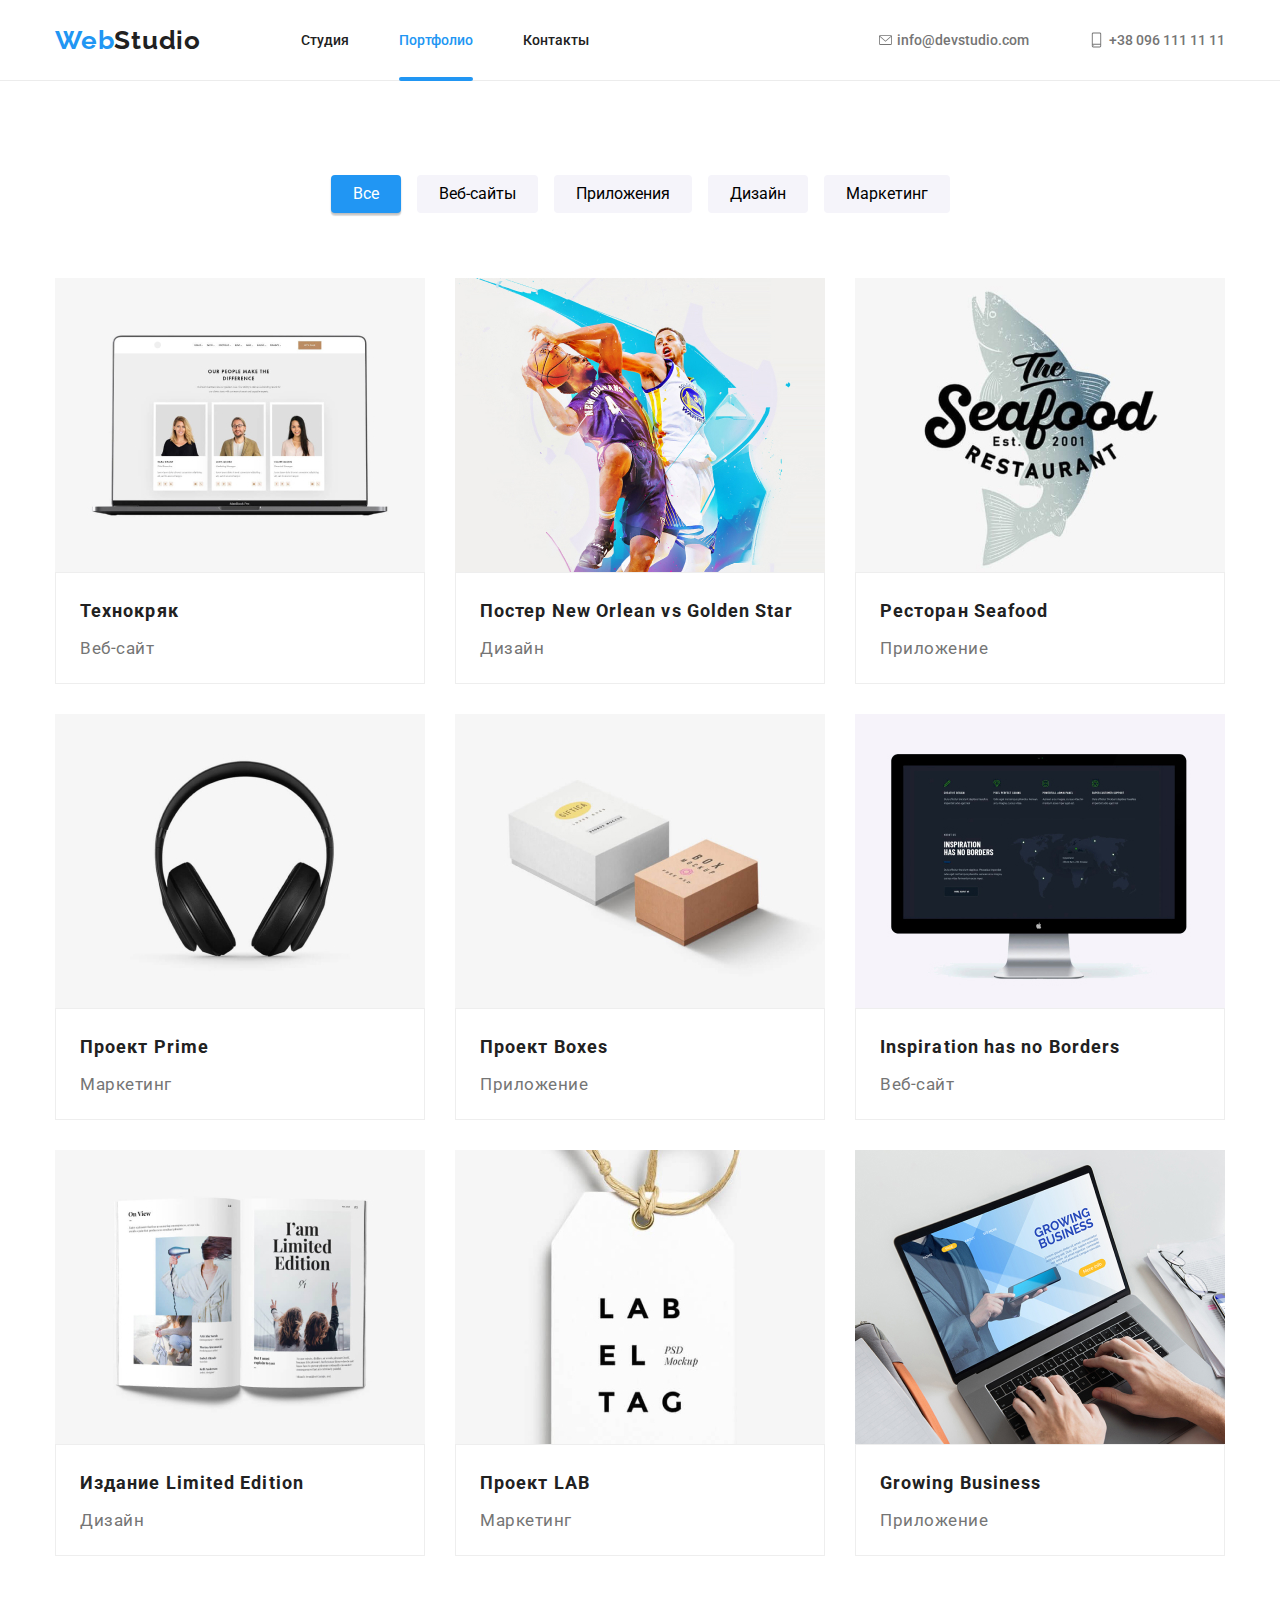
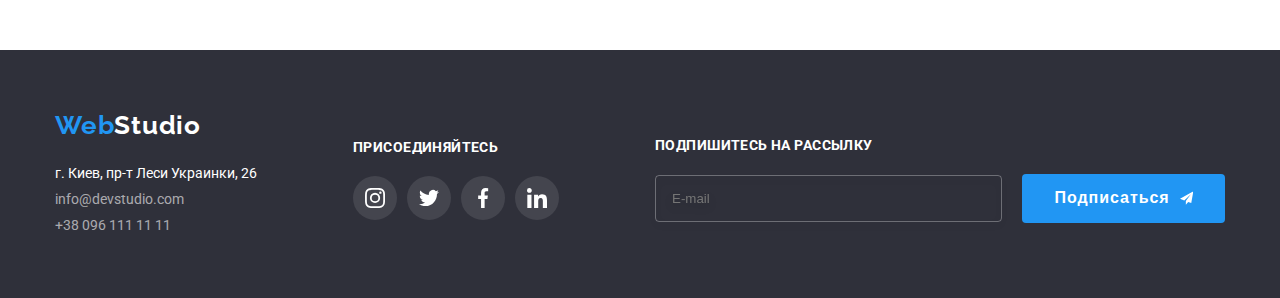
<file: portfolio.html>
<!DOCTYPE html>
<html lang="ru">
  <head>
    <meta charset="UTF-8" />
    <meta http-equiv="X-UA-Compatible" content="IE=edge" />
    <meta name="viewport" content="width=device-width, initial-scale=1.0" />
    <title>GoIT-HomeWork-07</title>

    <link rel="preconnect" href="https://fonts.googleapis.com" />
    <link rel="preconnect" href="https://fonts.gstatic.com" crossorigin />
    <link
      href="https://fonts.googleapis.com/css2?family=Raleway:wght@700&family=Roboto:wght@400;500;700;900&display=swap"
      rel="stylesheet"
    />
    <link rel="stylesheet" href="./css/main.min.css" />
  </head>

  <body>
    <header class="header">
      <div class="wrapper header-wrapper">


                          <!-- mobile menu -->
        <div class="mobile-menu is-hidden" data-menu>
          <div class="mobile-menu__wrapper">
            <ul class="mobile-navigation__list list">
              <li class="mobile-navigation__item item">
                <a class="mobile-navigation__link mobile-navigation__link--active" href="#"
                  >Студия</a
                >
              </li>
              <li class="mobile-navigation__item item">
                <a class="mobile-navigation__link" href="#">Портфолио</a>
              </li>
              <li class="mobile-navigation__item item">
                <a class="mobile-navigation__link" href="#">Контакты</a>
              </li>
            </ul>

            <div>
              <ul class="mobile-contacts__list list">
                <li class="mobile-contacts__item item">
                  <a class="mobile-contacts__link-tel" href="tel:+380961111111"
                    >+38 096 111 11 11</a
                  >
                </li>
                <li class="mobile-contacts__item item">
                  <a class="mobile-contacts__link-mail" href="mailto:info@devstudio.com"
                    >info@devstudio.com</a
                  >
                </li>
              </ul>

              <ul class="mobile-social__list list">
                <li class="mobile-social__item item">
                  <a class="mobile-social__link" href="#">Instagram</a>
                </li>
                <li class="mobile-social__item item">
                  <a class="mobile-social__link" href="#">Twitter</a>
                </li>
                <li class="mobile-social__item item">
                  <a class="mobile-social__link" href="#">Facebook</a>
                </li>
                <li class="mobile-social__item item">
                  <a class="mobile-social__link" href="#">LinkedIn</a>
                </li>
              </ul>
            </div>
          </div>
        </div>


              <!-- normal menu -->


        <nav class="navigation">
          <a href="./index.html" class="logo header-logo"><span>Web</span>Studio</a>

          <button class="burger-menu is-open" data-menu-button>
            <svg class="burger-menu__icon" width="40" height="40">
              <use
                class="burger-menu__icon--open "
                href="./images/sprite.svg#icon-burger-menu_open"
              ></use>
              <use
                class="burger-menu__icon--close"
                href="./images/sprite.svg#icon-burger-menu_close"
              ></use>
            </svg>
          </button>



          <ul class="navigation__list list">
            <li class="navigation__item item">
              <a class="navigation__link" href="./index.html">Студия</a>
            </li>
            <li class="navigation__item item">
              <a class="navigation__link navigation__link--active" href="./portfolio.html">Портфолио</a>
            </li>
            <li class="navigation__item item">
              <a class="navigation__link" href="#">Контакты</a>
            </li>
          </ul>
        </nav>
        <ul class="contacts__list list">
          <li class="contacts__item item">
            <a class="contacts__link" href="mailto:info@devstudio.com"
              ><svg class="contacts__icon" width="18" height="16">
                <use href="./images/sprite.svg#icon-mail"></use>
              </svg>
              info@devstudio.com</a
            >
          </li>
          <li class="contacts__item item">
            <a class="contacts__link" href="tel:+380961111111"
              ><svg class="contacts__icon" width="20" height="18">
                <use href="./images/sprite.svg#icon-smartphone"></use>
              </svg>
              +38 096 111 11 11</a
            >
          </li>
        </ul>
      </div>
    </header>
    <main>
      <section class="portfolio section">
        <div class="wrapper">
          <ul class="filter">
            <li class="filter__item">
              <button type="button" class="filter__btn filter__btn--current">Все</button>
            </li>
            <li class="filter__item">
              <button type="button" class="filter__btn">Веб-сайты</button>
            </li>
            <li class="filter__item">
              <button type="button" class="filter__btn">Приложения</button>
            </li>
            <li class="filter__item">
              <button type="button" class="filter__btn">Дизайн</button>
            </li>
            <li class="filter__item">
              <button type="button" class="filter__btn">Маркетинг</button>
            </li>
          </ul>

          <ul class="content">
            <li class="content-item">
              <a href="#" class="content-link">
                <div class="content-overlay-wrapper">
                  <picture>
                    <source
                      media="(min-width: 1200px)"
                      srcset="./images/portfolio/post1_lg.jpg 1x, ./images/portfolio/post1_lg@2x.jpg 2x"
                    />
                    <source
                      media="(min-width: 768px)"
                      srcset="./images/portfolio/post1_md.jpg 1x, ./images/portfolio/post1_md@2x.jpg 2x"
                    />
                    <source
                      media="(max-width: 767px)"
                      srcset="./images/portfolio/post1_sm.jpg 1x, ./images/portfolio/post1_sm@2x.jpg 2x"
                    />
                    <img
                      src="./images/portfolio/post1_sm.jpg"
                      alt="post"
                      width="450"
                      height="294"
                      loading="lazy"
                    />
                  </picture>
                  <div class="content-overlay">
                    <p>
                      Ресурс предлагает комплексные предложения с разным уровнем функционала и
                      сервисов. Все это позволит посетителю получить исчерпывающие сведения о
                      компании или частном лице
                    </p>
                  </div>
                </div>
                <div class="content-desc">
                  <h3>Технокряк</h3>
                  <p>Веб-сайт</p>
                </div>
              </a>
            </li>

            <li class="content-item">
              <a href="#" class="content-link">
                <div class="content-overlay-wrapper">
                  <picture>
                    <source
                      media="(min-width: 1200px)"
                      srcset="./images/portfolio/post2_lg.jpg 1x, ./images/portfolio/post2_lg@2x.jpg 2x"
                    />
                    <source
                      media="(min-width: 768px)"
                      srcset="./images/portfolio/post2_md.jpg 1x, ./images/portfolio/post2_md@2x.jpg 2x"
                    />
                    <source
                      media="(max-width: 767px)"
                      srcset="./images/portfolio/post2_sm.jpg 1x, ./images/portfolio/post2_sm@2x.jpg 2x"
                    />
                    <img
                      src="./images/portfolio/post2_sm.jpg"
                      alt="post"
                      width="450"
                      height="294"
                      loading="lazy"
                    />
                  </picture>
                  <div class="content-overlay">
                    <p>
                      Ресурс предлагает комплексные предложения с разным уровнем функционала и
                      сервисов. Все это позволит посетителю получить исчерпывающие сведения о
                      компании или частном лице
                    </p>
                  </div>
                </div>
                <div class="content-desc">
                  <h3>Постер New Orlean vs Golden Star</h3>
                  <p>Дизайн</p>
                </div>
              </a>
            </li>

            <li class="content-item">
              <a href="#" class="content-link">
                <div class="content-overlay-wrapper">
                  <picture>
                    <source
                      media="(min-width: 1200px)"
                      srcset="./images/portfolio/post3_lg.jpg 1x, ./images/portfolio/post3_lg@2x.jpg 2x"
                    />
                    <source
                      media="(min-width: 768px)"
                      srcset="./images/portfolio/post3_md.jpg 1x, ./images/portfolio/post3_md@2x.jpg 2x"
                    />
                    <source
                      media="(max-width: 767px)"
                      srcset="./images/portfolio/post3_sm.jpg 1x, ./images/portfolio/post3_sm@2x.jpg 2x"
                    />
                    <img
                      src="./images/portfolio/post3_sm.jpg"
                      alt="post"
                      width="450"
                      height="294"
                      loading="lazy"
                    />
                  </picture>
                  <div class="content-overlay">
                    <p>
                      Ресурс предлагает комплексные предложения с разным уровнем функционала и
                      сервисов. Все это позволит посетителю получить исчерпывающие сведения о
                      компании или частном лице
                    </p>
                  </div>
                </div>
                <div class="content-desc">
                  <h3>Ресторан Seafood</h3>
                  <p>Приложение</p>
                </div>
              </a>
            </li>

            <li class="content-item">
              <a href="#" class="content-link">
                <div class="content-overlay-wrapper">
                  <picture>
                    <source
                      media="(min-width: 1200px)"
                      srcset="./images/portfolio/post4_lg.jpg 1x, ./images/portfolio/post4_lg@2x.jpg 2x"
                    />
                    <source
                      media="(min-width: 768px)"
                      srcset="./images/portfolio/post4_md.jpg 1x, ./images/portfolio/post4_md@2x.jpg 2x"
                    />
                    <source
                      media="(max-width: 767px)"
                      srcset="./images/portfolio/post4_sm.jpg 1x, ./images/portfolio/post4_sm@2x.jpg 2x"
                    />
                    <img
                      src="./images/portfolio/post4_sm.jpg"
                      alt="post"
                      width="450"
                      height="294"
                      loading="lazy"
                    />
                  </picture>
                  <div class="content-overlay">
                    <p>
                      Ресурс предлагает комплексные предложения с разным уровнем функционала и
                      сервисов. Все это позволит посетителю получить исчерпывающие сведения о
                      компании или частном лице
                    </p>
                  </div>
                </div>
                <div class="content-desc">
                  <h3>Проект Prime</h3>
                  <p>Маркетинг</p>
                </div>
              </a>
            </li>

            <li class="content-item">
              <a href="#" class="content-link">
                <div class="content-overlay-wrapper">
                  <picture>
                    <source
                      media="(min-width: 1200px)"
                      srcset="./images/portfolio/post5_lg.jpg 1x, ./images/portfolio/post5_lg@2x.jpg 2x"
                    />
                    <source
                      media="(min-width: 768px)"
                      srcset="./images/portfolio/post5_md.jpg 1x, ./images/portfolio/post5_md@2x.jpg 2x"
                    />
                    <source
                      media="(max-width: 767px)"
                      srcset="./images/portfolio/post5_sm.jpg 1x, ./images/portfolio/post5_sm@2x.jpg 2x"
                    />
                    <img
                      src="./images/portfolio/post5_sm.jpg"
                      alt="post"
                      width="450"
                      height="294"
                      loading="lazy"
                    />
                  </picture>
                  <div class="content-overlay">
                    <p>
                      Ресурс предлагает комплексные предложения с разным уровнем функционала и
                      сервисов. Все это позволит посетителю получить исчерпывающие сведения о
                      компании или частном лице
                    </p>
                  </div>
                </div>
                <div class="content-desc">
                  <h3>Проект Boxes</h3>
                  <p>Приложение</p>
                </div>
              </a>
            </li>

            <li class="content-item">
              <a href="#" class="content-link">
                <div class="content-overlay-wrapper">
                  <picture>
                    <source
                      media="(min-width: 1200px)"
                      srcset="./images/portfolio/post6_lg.jpg 1x, ./images/portfolio/post6_lg@2x.jpg 2x"
                    />
                    <source
                      media="(min-width: 768px)"
                      srcset="./images/portfolio/post6_md.jpg 1x, ./images/portfolio/post6_md@2x.jpg 2x"
                    />
                    <source
                      media="(max-width: 767px)"
                      srcset="./images/portfolio/post6_sm.jpg 1x, ./images/portfolio/post6_sm@2x.jpg 2x"
                    />
                    <img
                      src="./images/portfolio/post6_sm.jpg"
                      alt="post"
                      width="450"
                      height="294"
                      loading="lazy"
                    />
                  </picture>
                  <div class="content-overlay">
                    <p>
                      Ресурс предлагает комплексные предложения с разным уровнем функционала и
                      сервисов. Все это позволит посетителю получить исчерпывающие сведения о
                      компании или частном лице
                    </p>
                  </div>
                </div>
                <div class="content-desc">
                  <h3>Inspiration has no Borders</h3>
                  <p>Веб-сайт</p>
                </div>
              </a>
            </li>

            <li class="content-item">
              <a href="#" class="content-link">
                <div class="content-overlay-wrapper">
                  <picture>
                    <source
                      media="(min-width: 1200px)"
                      srcset="./images/portfolio/post7_lg.jpg 1x, ./images/portfolio/post7_lg@2x.jpg 2x"
                    />
                    <source
                      media="(min-width: 768px)"
                      srcset="./images/portfolio/post7_md.jpg 1x, ./images/portfolio/post7_md@2x.jpg 2x"
                    />
                    <source
                      media="(max-width: 767px)"
                      srcset="./images/portfolio/post7_sm.jpg 1x, ./images/portfolio/post7_sm@2x.jpg 2x"
                    />
                    <img
                      src="./images/portfolio/post7_sm.jpg"
                      alt="post"
                      width="450"
                      height="294"
                      loading="lazy"
                    />
                  </picture>
                  <div class="content-overlay">
                    <p>
                      Ресурс предлагает комплексные предложения с разным уровнем функционала и
                      сервисов. Все это позволит посетителю получить исчерпывающие сведения о
                      компании или частном лице
                    </p>
                  </div>
                </div>
                <div class="content-desc">
                  <h3>Издание Limited Edition</h3>
                  <p>Дизайн</p>
                </div>
              </a>
            </li>

            <li class="content-item">
              <a href="#" class="content-link">
                <div class="content-overlay-wrapper">
                  <picture>
                    <source
                      media="(min-width: 1200px)"
                      srcset="./images/portfolio/post8_lg.jpg 1x, ./images/portfolio/post8_lg@2x.jpg 2x"
                    />
                    <source
                      media="(min-width: 768px)"
                      srcset="./images/portfolio/post8_md.jpg 1x, ./images/portfolio/post8_md@2x.jpg 2x"
                    />
                    <source
                      media="(max-width: 767px)"
                      srcset="./images/portfolio/post8_sm.jpg 1x, ./images/portfolio/post8_sm@2x.jpg 2x"
                    />
                    <img
                      src="./images/portfolio/post8_sm.jpg"
                      alt="post"
                      width="450"
                      height="294"
                      loading="lazy"
                    />
                  </picture>
                  <div class="content-overlay">
                    <p>
                      Ресурс предлагает комплексные предложения с разным уровнем функционала и
                      сервисов. Все это позволит посетителю получить исчерпывающие сведения о
                      компании или частном лице
                    </p>
                  </div>
                </div>
                <div class="content-desc">
                  <h3>Проект LAB</h3>
                  <p>Маркетинг</p>
                </div>
              </a>
            </li>

            <li class="content-item">
              <a href="#" class="content-link">
                <div class="content-overlay-wrapper">
                  <picture>
                    <source
                      media="(min-width: 1200px)"
                      srcset="./images/portfolio/post9_lg.jpg 1x, ./images/portfolio/post9_lg@2x.jpg 2x"
                    />
                    <source
                      media="(min-width: 768px)"
                      srcset="./images/portfolio/post9_md.jpg 1x, ./images/portfolio/post9_md@2x.jpg 2x"
                    />
                    <source
                      media="(max-width: 767px)"
                      srcset="./images/portfolio/post9_sm.jpg 1x, ./images/portfolio/post9_sm@2x.jpg 2x"
                    />
                    <img
                      src="./images/portfolio/post9_sm.jpg"
                      alt="post"
                      width="450"
                      height="294"
                      loading="lazy"
                    />
                  </picture>
                  <div class="content-overlay">
                    <p>
                      Ресурс предлагает комплексные предложения с разным уровнем функционала и
                      сервисов. Все это позволит посетителю получить исчерпывающие сведения о
                      компании или частном лице
                    </p>
                  </div>
                </div>
                <div class="content-desc">
                  <h3>Growing Business</h3>
                  <p>Приложение</p>
                </div>
              </a>
            </li>
          </ul>
        </div>
      </section>
    </main>


    <footer class="footer">
      <div class="wrapper footer-wrapper">
        <div class="footer__address">
          <a class="footer-logo logo" href="./index.html"><span>Web</span>Studio</a>
          <address class="address">
            <ul class="address__list list">
              <li class="address__item item">
                <a
                  class="address__link"
                  href="https://goo.gl/maps/piqngm7oDQpEDh6u6"
                  target="_blank"
                  rel="noopener nofollow noreferrer"
                  >г. Киев, пр-т Леси Украинки, 26</a
                >
              </li>
              <li class="address__item item">
                <a class="address__link address__link--gray" href="mailto:info@devstudio.com"
                  >info@devstudio.com</a
                >
              </li>
              <li class="address__item item">
                <a class="address__link address__link--gray" href="tel:+380961111111"
                  >+38 096 111 11 11</a
                >
              </li>
            </ul>
          </address>
        </div>

        <div class="footer-social-wrapper">
          <p class="footer__text">присоединяйтесь</p>
          <div class="social footer-social">
            <a
              class="social__link footer-social__link"
              href="https://instagram.com"
              target="_blank"
            >
              <svg class="social__icon footer-social__icon" width="20" height="20">
                <use href="./images/sprite.svg#icon-instagram"></use>
              </svg>
            </a>
            <a class="social__link footer-social__link" href="https://twitter.com" target="_blank">
              <svg class="social__icon footer-social__icon" width="20" height="20">
                <use href="./images/sprite.svg#icon-twitter"></use>
              </svg>
            </a>
            <a
              class="social__link footer-social__link"
              href="https://www.facebook.com"
              target="_blank"
            >
              <svg class="social__icon footer-social__icon" width="20" height="20">
                <use href="./images/sprite.svg#icon-facebook"></use>
              </svg>
            </a>
            <a
              class="social__link footer-social__link"
              href="https://www.linkedin.com"
              target="_blank"
            >
              <svg class="social__icon footer-social__icon" width="20" height="20">
                <use href="./images/sprite.svg#icon-linkedin"></use>
              </svg>
            </a>
          </div>
        </div>

        <div class="footer-form-wrapper">
          <p class="footer__text">Подпишитесь на рассылку</p>
          <div class="subscription">
            <input class="subscription__input" type="input" placeholder="E-mail" />
            <button class="btn subscription__btn" type="submit">
              Подписаться
              <svg class="subscription__icon" width="18" height="18">
                <use href="./images/sprite.svg#icon-send"></use>
              </svg>
            </button>
          </div>
        </div>
      </div>
    </footer>

    <script src="./js/mobile-menu.js"></script>
  </body>
</html>
</file>
<file: css/main.min.css>
html{-webkit-box-sizing:border-box;box-sizing:border-box}*,*::after,*::before{-webkit-box-sizing:inherit;box-sizing:inherit;margin:0;padding:0}h1,h2,h3,h4,h5,h6,p{margin:0}.list{list-style:none;padding-left:0;margin:0}.item{padding:0;margin:0}.link{text-decoration:none;color:inherit}img{display:block;max-width:100%;height:auto}address{font-style:normal}:root{--main-text-color: #212121;--second-text-color: #757575;--brend-color: #2196f3;--light-text-color: #ffffff;--dark-bg-color: #2f303a;--light-bg-color: #ffffff;--grey-bg-color: #f5f4fa;--brend-color-hover: #34a4ff;--footer-text-color: rgba(255, 255, 255, 0.6);--social-color: #afb1b8;--main-font: 400 14px "Roboto", sans-serif}body{background-color:var(--light-bg-color);font:var(--main-font);color:var(--main-text-color)}body.no-scroll{overflow:hidden}@media screen and (min-width: 480px){.section{padding-top:60px;padding-bottom:60px}}@media screen and (min-width: 768px){.section{padding-top:60px;padding-bottom:60px}}@media screen and (min-width: 1200px){.section{padding-top:94px;padding-bottom:94px}}.wrapper{margin:0 auto;padding:0 15px}@media screen and (min-width: 480px){.wrapper{width:480px}}@media screen and (min-width: 768px){.wrapper{width:768px}}@media screen and (min-width: 1200px){.wrapper{width:1200px}}.section__title{font-size:28px;letter-spacing:.03em;padding-bottom:30px;text-align:center;margin-bottom:0}@media screen and (min-width: 1200px){.section__title{font-size:36px;padding-bottom:50px}}.is-hidden{position:fixed;top:0;bottom:0;left:0;right:0;visibility:hidden;opacity:0}.logo{text-decoration:none;color:var(--main-text-color);font-family:"Raleway";font-style:normal;font-weight:700;font-size:24px;letter-spacing:.03em;display:-webkit-box;display:-ms-flexbox;display:flex;-webkit-box-align:center;-ms-flex-align:center;align-items:center}.logo span{color:var(--brend-color)}@media screen and (min-width: 1200px){.logo{font-size:26px}}.btn{border:none;border-radius:4px;background-color:var(--brend-color);color:var(--light-text-color);font-weight:700;font-size:16px;letter-spacing:.06em;line-height:1.8;-webkit-transition:cubic-bezier(0.4, 0, 0.2, 1) .25s;transition:cubic-bezier(0.4, 0, 0.2, 1) .25s;cursor:pointer;min-width:200px;padding:10px 32px;display:-webkit-box;display:-ms-flexbox;display:flex;-webkit-box-align:center;-ms-flex-align:center;align-items:center;-webkit-box-pack:center;-ms-flex-pack:center;justify-content:center}.btn:hover,.btn:focus{background-color:var(--brend-color-hover)}.modal-overlay{position:fixed;top:0;left:0;height:100%;width:100%;background-color:rgba(21,21,21,.4);display:-webkit-box;display:-ms-flexbox;display:flex;-webkit-box-pack:center;-ms-flex-pack:center;justify-content:center;-webkit-box-align:center;-ms-flex-align:center;align-items:center;-webkit-transition:cubic-bezier(0.4, 0, 0.2, 1) .25s;transition:cubic-bezier(0.4, 0, 0.2, 1) .25s}.modal{width:450px;position:relative;background-color:var(--light-bg-color)}@media screen and (min-width: 1200px){.modal{width:528px}}.modal__btn-close{width:30px;height:30px;border-radius:50%;background-color:var(--light-bg-color);border:1px solid rgba(0,0,0,.1);position:absolute;top:8px;right:8px}.modal__btn-close::after{content:"";display:block;width:15px;height:1px;background-color:#000;-webkit-transform:rotate(45deg);transform:rotate(45deg);position:absolute;top:0;bottom:0;left:0;right:0;margin:auto;-webkit-transition:.3s;transition:.3s}.modal__btn-close::before{content:"";display:block;width:15px;height:1px;background-color:#000;-webkit-transform:rotate(135deg);transform:rotate(135deg);position:absolute;top:0;bottom:0;left:0;right:0;margin:auto;-webkit-transition:.3s;transition:.3s}.modal__btn-close:hover::after,.modal__btn-close:hover::before{background-color:var(--brend-color)}.modal__form{display:-webkit-box;display:-ms-flexbox;display:flex;-webkit-box-orient:vertical;-webkit-box-direction:normal;-ms-flex-direction:column;flex-direction:column;gap:10px;padding:40px}.modal__text{font-weight:700;font-size:20px;line-height:1.15;letter-spacing:.03em;color:var(--main-text-color)}.modal__label{display:-webkit-box;display:-ms-flexbox;display:flex;-webkit-box-orient:vertical;-webkit-box-direction:normal;-ms-flex-direction:column;flex-direction:column;-webkit-box-align:start;-ms-flex-align:start;align-items:flex-start;font-size:12px;line-height:1.2;letter-spacing:.01em;color:var(--second-text-color)}.label__name{padding:10px 0 4px 0}.label__input-wrapper{width:100%;display:-webkit-box;display:-ms-flexbox;display:flex;-webkit-box-align:center;-ms-flex-align:center;align-items:center;position:relative}.label__input{width:100%;padding:11px 12px 11px 42px;border-radius:4px;border:none;border:1px solid rgba(33,33,33,.2);outline:none;-webkit-transition:border-color .25s;transition:border-color .25s}.label__input:focus{border-color:var(--brend-color)}.label__input:focus~.label__icon{fill:var(--brend-color)}.label__icon{position:absolute;left:12px;-webkit-transition:fill .25s;transition:fill .25s}.label__textarea{display:block;width:100%;height:120px;padding:12px 16px;border-radius:4px;border:none;border:1px solid rgba(33,33,33,.2);resize:none;outline:none;-webkit-transition:border-color .25s;transition:border-color .25s}.label__textarea::-webkit-input-placeholder{font-size:14px;line-height:16px;letter-spacing:.01em;color:rgba(117,117,117,.5)}.label__textarea::-moz-placeholder{font-size:14px;line-height:16px;letter-spacing:.01em;color:rgba(117,117,117,.5)}.label__textarea:-ms-input-placeholder{font-size:14px;line-height:16px;letter-spacing:.01em;color:rgba(117,117,117,.5)}.label__textarea::-ms-input-placeholder{font-size:14px;line-height:16px;letter-spacing:.01em;color:rgba(117,117,117,.5)}.label__textarea::placeholder{font-size:14px;line-height:16px;letter-spacing:.01em;color:rgba(117,117,117,.5)}.label__textarea:focus{border-color:var(--brend-color)}.policy{display:-webkit-box;display:-ms-flexbox;display:flex;-webkit-box-pack:center;-ms-flex-pack:center;justify-content:center;-webkit-box-align:center;-ms-flex-align:center;align-items:center;gap:10px;padding-top:20px;padding-bottom:30px}.policy__check-wrap{display:inline-block;width:16px;height:15px;border:none;outline:1px solid var(--dark-bg-color);border-radius:2px;margin-right:5px}.policy__icon{fill:var(--light-text-color)}.policy__text{font-size:14px;line-height:1.8;letter-spacing:.03em;color:var(--second-text-color)}.policy__link{font-size:14px;line-height:1.8;letter-spacing:.03em;color:var(--brend-color)}.policy__checkbox:checked+.policy__label .policy__check-wrap{background-color:var(--brend-color);outline:1px solid var(--brend-color)}.modal__btn-submit{margin:0 auto}.social{display:-webkit-box;display:-ms-flexbox;display:flex;-webkit-box-pack:center;-ms-flex-pack:center;justify-content:center;gap:10px}.social__link{display:block;border-radius:50%;width:44px;height:44px;-webkit-transition:cubic-bezier(0.4, 0, 0.2, 1) .25s;transition:cubic-bezier(0.4, 0, 0.2, 1) .25s;display:-webkit-box;display:-ms-flexbox;display:flex;-webkit-box-pack:center;-ms-flex-pack:center;justify-content:center;-webkit-box-align:center;-ms-flex-align:center;align-items:center;color:var(--social-color)}.social__link:hover,.social__link:focus{background-color:var(--brend-color);color:#fff}.social__icon{fill:currentColor}.address{font-style:normal}@media screen and (min-width: 480px){.address__list{margin-top:20px}}@media screen and (min-width: 1200px){.address__list{text-align:left}}.address__item{list-style:none;padding:5px 0}.address__link{color:var(--light-text-color);text-decoration:none;-webkit-transition:cubic-bezier(0.4, 0, 0.2, 1) .25s;transition:cubic-bezier(0.4, 0, 0.2, 1) .25s}.address__link--gray{text-decoration:none;color:var(--footer-text-color);-webkit-transition:cubic-bezier(0.4, 0, 0.2, 1) .25s;transition:cubic-bezier(0.4, 0, 0.2, 1) .25s}.address__link--gray:hover,.address__link--gray:focus{color:var(--brend-color)}.subscription{display:-webkit-box;display:-ms-flexbox;display:flex}@media screen and (min-width: 480px){.subscription{-webkit-box-orient:vertical;-webkit-box-direction:normal;-ms-flex-direction:column;flex-direction:column;width:100%;gap:20px;-webkit-box-align:center;-ms-flex-align:center;align-items:center;text-align:center}}@media screen and (min-width: 1200px){.subscription{-webkit-box-orient:horizontal;-webkit-box-direction:normal;-ms-flex-direction:row;flex-direction:row}}.subscription__input{display:block;padding:15px 16px;border:1px solid rgba(255,255,255,.3);-webkit-filter:drop-shadow(0px 4px 4px rgba(0, 0, 0, 0.15));filter:drop-shadow(0px 4px 4px rgba(0, 0, 0, 0.15));border-radius:4px;background-color:rgba(0,0,0,0);color:var(--light-text-color)}@media screen and (min-width: 480px){.subscription__input{display:block;width:100%}}@media screen and (min-width: 1200px){.subscription__input{width:358px}}.subscription__btn{display:-webkit-box;display:-ms-flexbox;display:flex;-webkit-box-align:center;-ms-flex-align:center;align-items:center;gap:10px}.subscription__icon{fill:currentColor}.filter{display:-webkit-box;display:-ms-flexbox;display:flex;-ms-flex-wrap:wrap;flex-wrap:wrap;gap:8px;-webkit-box-align:center;-ms-flex-align:center;align-items:center;-webkit-box-pack:start;-ms-flex-pack:start;justify-content:start;padding-bottom:40px}@media screen and (min-width: 768px){.filter{padding-bottom:30px;-webkit-box-align:center;-ms-flex-align:center;align-items:center;-webkit-box-pack:center;-ms-flex-pack:center;justify-content:center}}@media screen and (min-width: 1200px){.filter{padding-bottom:50px}}.filter__item{list-style:none;margin:0 4px}.filter__btn{font-family:inherit;background-color:var(--grey-bg-color);border:none;border-radius:4px;font-size:16px;line-height:1.6;padding:6px 22px;margin-bottom:15px;cursor:pointer;-webkit-transition:cubic-bezier(0.4, 0, 0.2, 1) .25s;transition:cubic-bezier(0.4, 0, 0.2, 1) .25s}.filter__btn:hover,.filter__btn:focus{background-color:var(--brend-color);color:var(--light-text-color);-webkit-box-shadow:0px 3px 1px rgba(0,0,0,.1),0px 1px 2px rgba(0,0,0,.08),0px 2px 2px rgba(0,0,0,.12);box-shadow:0px 3px 1px rgba(0,0,0,.1),0px 1px 2px rgba(0,0,0,.08),0px 2px 2px rgba(0,0,0,.12)}.filter__btn--current{background-color:var(--brend-color);color:var(--light-text-color);-webkit-box-shadow:0px 3px 1px rgba(0,0,0,.1),0px 1px 2px rgba(0,0,0,.08),0px 2px 2px rgba(0,0,0,.12);box-shadow:0px 3px 1px rgba(0,0,0,.1),0px 1px 2px rgba(0,0,0,.08),0px 2px 2px rgba(0,0,0,.12)}.burger-menu{background-color:rgba(0,0,0,0);border:none;display:-webkit-box;display:-ms-flexbox;display:flex;-webkit-box-pack:center;-ms-flex-pack:center;justify-content:center;-webkit-box-align:center;-ms-flex-align:center;align-items:center;position:relative;cursor:pointer;-webkit-transition:cubic-bezier(0.4, 0, 0.2, 1) .25s;transition:cubic-bezier(0.4, 0, 0.2, 1) .25s}.burger-menu:hover{color:var(--brend-color)}@media screen and (min-width: 768px){.burger-menu{display:none}}@media screen and (min-width: 1200px){.burger-menu{display:none}}.burger-menu__icon{fill:currentColor}.burger-menu__icon--open{opacity:0}.burger-menu.is-open .burger-menu__icon--open{opacity:1}.burger-menu__icon--close{opacity:1}.burger-menu.is-open .burger-menu__icon--close{opacity:0}.mobile-menu{position:fixed;top:0;left:0;width:100%;height:100%;background-color:var(--light-bg-color);padding:48px 40px;-webkit-transition:cubic-bezier(0.4, 0, 0.2, 1) .25s;transition:cubic-bezier(0.4, 0, 0.2, 1) .25s}@media screen and (min-width: 768px){.mobile-menu{display:none}}@media screen and (min-width: 1200px){.mobile-menu{display:none}}.mobile-menu__wrapper{width:480px;margin:0 auto;height:100%;display:-webkit-box;display:-ms-flexbox;display:flex;-webkit-box-orient:vertical;-webkit-box-direction:normal;-ms-flex-direction:column;flex-direction:column;-webkit-box-pack:justify;-ms-flex-pack:justify;justify-content:space-between}.mobile-navigation__item{padding-bottom:32px}.mobile-navigation__link{text-decoration:none;font-weight:500;font-size:40px;line-height:47px;letter-spacing:.02em;color:var(--main-text-color);-webkit-transition:cubic-bezier(0.4, 0, 0.2, 1) .25s;transition:cubic-bezier(0.4, 0, 0.2, 1) .25s}.mobile-navigation__link:hover,.mobile-navigation__link:focus{color:var(--brend-color)}.mobile-contacts__item{padding-bottom:32px}.mobile-contacts__link-tel{text-decoration:none;font-weight:500;font-size:34px;line-height:1.2;letter-spacing:.02em;color:var(--brend-color)}.mobile-contacts__link-mail{text-decoration:none;font-weight:500;font-size:24px;line-height:1.2;letter-spacing:.02em;color:var(--second-text-color)}.mobile-social__list{display:-webkit-box;display:-ms-flexbox;display:flex;gap:10px;padding-top:32px}.mobile-social__link{text-decoration:none;font-weight:500;font-size:18px;line-height:1.2;letter-spacing:.02em;color:var(--brend-color);display:-webkit-box;display:-ms-flexbox;display:flex;gap:10px}.mobile-social__item:not(:last-child) .mobile-social__link::after{content:"";display:block;width:1px;height:22px;background-color:var(--second-text-color)}.header{border-bottom:1px solid #ececec}.header-wrapper{display:-webkit-box;display:-ms-flexbox;display:flex;-webkit-box-pack:justify;-ms-flex-pack:justify;justify-content:space-between;-webkit-box-align:center;-ms-flex-align:center;align-items:center}@media screen and (min-width: 480px){.navigation{display:-webkit-box;display:-ms-flexbox;display:flex;width:100%;-webkit-box-pack:justify;-ms-flex-pack:justify;justify-content:space-between;padding:16px 0}}@media screen and (min-width: 768px){.navigation{padding:21px 0;width:532px}}@media screen and (min-width: 1200px){.navigation{padding:25px 0;width:532px}}@media screen and (min-width: 480px){.navigation__list{display:none}}@media screen and (min-width: 768px){.navigation__list{display:-webkit-box;display:-ms-flexbox;display:flex}}@media screen and (min-width: 1200px){.navigation__list{display:-webkit-box;display:-ms-flexbox;display:flex}}@media screen and (min-width: 768px){.header-logo{margin-right:10px}}@media screen and (min-width: 1200px){.header-logo{margin-right:50px}}.navigation__item{display:-webkit-box;display:-ms-flexbox;display:flex;list-style:none;-webkit-box-align:center;-ms-flex-align:center;align-items:center}.navigation__link{color:var(--main-text-color);text-decoration:none;font-weight:500;margin-left:50px;-webkit-transition:cubic-bezier(0.4, 0, 0.2, 1) .25s;transition:cubic-bezier(0.4, 0, 0.2, 1) .25s;position:relative}.navigation__link:hover,.navigation__link:focus{color:var(--brend-color)}.navigation__link--active{color:var(--brend-color)}.navigation__link--active::after{content:"";display:inline-block;width:100%;height:4px;background-color:var(--brend-color);border-radius:2px;position:absolute;top:45px;left:0}@media screen and (min-width: 480px){.navigation__link--active::after{display:none}}@media screen and (min-width: 768px){.navigation__link--active::after{display:inline-block}}@media screen and (min-width: 1200px){.navigation__link--active::after{display:inline-block}}.contacts__list{list-style:none;-webkit-box-align:center;-ms-flex-align:center;align-items:center}@media screen and (min-width: 480px){.contacts__list{display:none}}@media screen and (min-width: 768px){.contacts__list{display:-webkit-box;display:-ms-flexbox;display:flex;-webkit-box-orient:vertical;-webkit-box-direction:normal;-ms-flex-direction:column;flex-direction:column;-webkit-box-align:start;-ms-flex-align:start;align-items:start;gap:10px;padding-top:18px;padding-bottom:18px}}@media screen and (min-width: 1200px){.contacts__list{display:-webkit-box;display:-ms-flexbox;display:flex;-webkit-box-orient:horizontal;-webkit-box-direction:normal;-ms-flex-direction:row;flex-direction:row;-webkit-box-align:center;-ms-flex-align:center;align-items:center}}.contacts__link{color:var(--second-text-color);display:-webkit-box;display:-ms-flexbox;display:flex;text-decoration:none;font-size:12px;font-weight:500;margin-left:50px;-webkit-transition:cubic-bezier(0.4, 0, 0.2, 1) .25s;transition:cubic-bezier(0.4, 0, 0.2, 1) .25s}@media screen and (min-width: 768px){.contacts__link{-webkit-box-align:center;-ms-flex-align:center;align-items:center}}@media screen and (min-width: 1200px){.contacts__link{font-size:14px;-webkit-box-align:center;-ms-flex-align:center;align-items:center}}.contacts__link:hover,.contacts__link:focus{color:var(--brend-color)}.contacts__icon{padding-right:5px;fill:currentColor}.home{background-color:var(--dark-bg-color);background-image:-webkit-gradient(linear, left top, left bottom, from(rgba(47, 48, 58, 0.4)), to(rgba(47, 48, 58, 0.4))),url(../images/home-bg_sm.jpg);background-image:linear-gradient(rgba(47, 48, 58, 0.4), rgba(47, 48, 58, 0.4)),url(../images/home-bg_sm.jpg);background-position:center;background-size:cover;text-align:center;max-width:1600px;margin:0 auto}@media(min-device-pixel-ratio: 2),(-webkit-min-device-pixel-ratio: 2),(min-resolution: 192dpi),(min-resolution: 2dppx){.home{background-image:url(../images/home-bg_sm@2x.jpg)}}@media screen and (min-width: 768px){.home{background-image:url(../images/home-bg_md.jpg)}}@media screen and (min-width: 768px)and (min-device-pixel-ratio: 2),screen and (min-width: 768px)and (-webkit-min-device-pixel-ratio: 2),screen and (min-width: 768px)and (min-resolution: 192dpi),screen and (min-width: 768px)and (min-resolution: 2dppx){.home{background-image:url(../images/home-bg_md@2x.jpg)}}@media screen and (min-width: 1200px){.home{background-image:url(../images/home-bg_lg.jpg)}}@media screen and (min-width: 1200px)and (min-device-pixel-ratio: 2),screen and (min-width: 1200px)and (-webkit-min-device-pixel-ratio: 2),screen and (min-width: 1200px)and (min-resolution: 192dpi),screen and (min-width: 1200px)and (min-resolution: 2dppx){.home{background-image:url(../images/home-bg_lg@2x.jpg)}}@media screen and (min-width: 480px){.home{padding:118px 0}}@media screen and (min-width: 768px){.home{padding:118px 0}}@media screen and (min-width: 1200px){.home{padding:200px 0}}.home__title{color:var(--light-text-color);margin:0 auto;font-weight:900;line-height:1.36;letter-spacing:.06em;text-transform:uppercase;margin-bottom:30px;text-align:center}@media screen and (min-width: 480px){.home__title{width:360px;font-size:26px}}@media screen and (min-width: 768px){.home__title{width:360px;font-size:26px}}@media screen and (min-width: 1200px){.home__title{font-size:44px;width:696px}}.home__btn{margin:0 auto}.peculiarities__list{display:-webkit-box;display:-ms-flexbox;display:flex;-webkit-box-orient:vertical;-webkit-box-direction:normal;-ms-flex-direction:column;flex-direction:column;gap:30px}@media screen and (min-width: 768px){.peculiarities__list{-webkit-box-orient:horizontal;-webkit-box-direction:normal;-ms-flex-direction:row;flex-direction:row;-ms-flex-wrap:wrap;flex-wrap:wrap}}.peculiarities__item{text-align:left}@media screen and (min-width: 768px){.peculiarities__item{width:354px}}@media screen and (min-width: 1200px){.peculiarities__item{width:270px}}.peculiarities__img{background-color:#f5f4fa;display:-webkit-box;display:-ms-flexbox;display:flex;-webkit-box-pack:center;-ms-flex-pack:center;justify-content:center;-webkit-box-align:center;-ms-flex-align:center;align-items:center;padding:25px 100px;border-radius:4px}.peculiarities__title{text-transform:uppercase;font-size:14px;letter-spacing:.03em;line-height:1.19;margin:30px 0 10px 0;text-align:center}.peculiarities__text{color:var(--second-text-color);letter-spacing:.03em;line-height:1.7}.business{padding-top:0}@media screen and (min-width: 480px){.business{display:none}}@media screen and (min-width: 768px){.business{display:none}}@media screen and (min-width: 1200px){.business{display:block}}.business__list{display:-webkit-box;display:-ms-flexbox;display:flex;-webkit-box-pack:justify;-ms-flex-pack:justify;justify-content:space-between}.business__item{position:relative;width:370px}.business__overlay{position:absolute;width:100%;height:70px;left:0;bottom:0;background-color:rgba(47,48,58,.8);display:-webkit-box;display:-ms-flexbox;display:flex;-webkit-box-pack:center;-ms-flex-pack:center;justify-content:center;-webkit-box-align:center;-ms-flex-align:center;align-items:center}.business__desc{font-weight:700;font-size:14px;line-height:1.2;letter-spacing:.03em;text-transform:uppercase;color:var(--light-text-color)}.team{background-color:var(--grey-bg-color)}.team__list{display:-webkit-box;display:-ms-flexbox;display:flex;-webkit-box-pack:justify;-ms-flex-pack:justify;justify-content:space-between}@media screen and (min-width: 480px){.team__list{-webkit-box-orient:vertical;-webkit-box-direction:normal;-ms-flex-direction:column;flex-direction:column;gap:30px}}@media screen and (min-width: 768px){.team__list{-webkit-box-orient:horizontal;-webkit-box-direction:normal;-ms-flex-direction:row;flex-direction:row;-ms-flex-wrap:wrap;flex-wrap:wrap}}.team__item{list-style:none;background-color:var(--light-bg-color);-webkit-box-shadow:0px 1px 3px rgba(0,0,0,.12),0px 1px 1px rgba(0,0,0,.14),0px 2px 1px rgba(0,0,0,.2);box-shadow:0px 1px 3px rgba(0,0,0,.12),0px 1px 1px rgba(0,0,0,.14),0px 2px 1px rgba(0,0,0,.2);border-radius:0px 0px 4px 4px;padding-bottom:30px}@media screen and (min-width: 480px){.team__item{width:450px}}@media screen and (min-width: 768px){.team__item{width:354px}}@media screen and (min-width: 1200px){.team__item{width:270px}}.team__avatar{width:100%}.team__title{font-weight:500;font-size:16px;line-height:1.19;text-align:center;letter-spacing:.03em;padding:30px 0 10px 0}.team__text{color:var(--second-text-color);font-size:1.2em;line-height:1.19;text-align:center;letter-spacing:.03em;margin-bottom:16px}.clients__list{display:-webkit-box;display:-ms-flexbox;display:flex;gap:30px;-ms-flex-wrap:wrap;flex-wrap:wrap}.clients__link{display:-webkit-box;display:-ms-flexbox;display:flex;-webkit-box-pack:center;-ms-flex-pack:center;justify-content:center;-webkit-box-align:center;-ms-flex-align:center;align-items:center;border:1px solid var(--social-color);border-radius:4px;color:var(--social-color);-webkit-transition:cubic-bezier(0.4, 0, 0.2, 1) .25s;transition:cubic-bezier(0.4, 0, 0.2, 1) .25s}.clients__link:hover,.clients__link:focus{border:1px solid var(--brend-color);color:var(--brend-color)}@media screen and (min-width: 480px){.clients__link{padding:16px 50px}}@media screen and (min-width: 768px){.clients__link{padding:16px 59px}}@media screen and (min-width: 1200px){.clients__link{padding:16px 31px}}.clients__icon{fill:currentColor}.footer{background-color:var(--dark-bg-color)}.footer-wrapper{display:-webkit-box;display:-ms-flexbox;display:flex;padding-top:60px;padding-bottom:60px}@media screen and (min-width: 480px){.footer-wrapper{-webkit-box-orient:vertical;-webkit-box-direction:normal;-ms-flex-direction:column;flex-direction:column;-webkit-box-align:center;-ms-flex-align:center;align-items:center;gap:60px}}@media screen and (min-width: 768px){.footer-wrapper{-webkit-box-orient:horizontal;-webkit-box-direction:normal;-ms-flex-direction:row;flex-direction:row;-ms-flex-wrap:wrap;flex-wrap:wrap;-webkit-box-pack:center;-ms-flex-pack:center;justify-content:center}}@media screen and (min-width: 1200px){.footer-wrapper{-webkit-box-pack:justify;-ms-flex-pack:justify;justify-content:space-between;gap:70px}}@media screen and (min-width: 480px){.footer__address{text-align:center}}@media screen and (min-width: 768px){.footer__address{text-align:center}}@media screen and (min-width: 1200px){.footer__address{text-align:left}}.footer-logo{color:var(--light-text-color);display:block;margin:0 auto}.footer__text{color:var(--light-text-color);font-weight:700;font-size:14px;line-height:1.14;letter-spacing:.03em;text-transform:uppercase;padding-bottom:20px}@media screen and (min-width: 480px){.footer__text{text-align:center}}@media screen and (min-width: 1200px){.footer__text{padding-top:12px;text-align:left}}@media screen and (min-width: 480px){.footer-social-wrapper{text-align:center}}.footer-social__link{background-color:rgba(255,255,255,.1);color:var(--light-text-color)}.footer-social__icon{fill:currentColor}.footer-form-wrapper{display:-webkit-box;display:-ms-flexbox;display:flex}@media screen and (min-width: 480px){.footer-form-wrapper{width:450px;-webkit-box-orient:vertical;-webkit-box-direction:normal;-ms-flex-direction:column;flex-direction:column}}@media screen and (min-width: 768px){.footer-form-wrapper{width:450px}}@media screen and (min-width: 1200px){.footer-form-wrapper{width:570px}}.content{display:-webkit-box;display:-ms-flexbox;display:flex;-ms-flex-wrap:wrap;flex-wrap:wrap;gap:30px;padding:0}.content-item{list-style:none;-webkit-transition:cubic-bezier(0.4, 0, 0.2, 1) .25s;transition:cubic-bezier(0.4, 0, 0.2, 1) .25s;width:450px}@media screen and (min-width: 768px){.content-item{width:354px}}@media screen and (min-width: 1200px){.content-item{width:370px}}.content-item:hover,.content-item:focus{-webkit-box-shadow:0px 1px 1px rgba(0,0,0,.12),0px 4px 4px rgba(0,0,0,.06),1px 4px 6px rgba(0,0,0,.16);box-shadow:0px 1px 1px rgba(0,0,0,.12),0px 4px 4px rgba(0,0,0,.06),1px 4px 6px rgba(0,0,0,.16)}.content-link{text-decoration:none;text-align:left;display:block;height:100%}.content-desc{border:1px solid #eee;background-color:#fff}.content-desc h3{color:var(--main-text-color);font-size:18px;line-height:2;letter-spacing:.06em;padding:20px 24px 2px 24px;margin:0}.content-desc p{letter-spacing:.03em;font-size:1.2em;line-height:1.8;padding:2px 24px 20px 24px;margin:0;color:var(--second-text-color)}@media screen and (min-width: 768px)and (max-width: 1200px){.content-item:first-child .content-desc{height:146px}}.content-overlay-wrapper{position:relative;overflow:hidden;z-index:-1}.content-overlay{position:absolute;top:0;left:0;width:100%;height:100%;background-color:rgba(33,150,243,.9);-webkit-transform:translateY(100%);transform:translateY(100%);-webkit-transition:-webkit-transform 250ms ease;transition:-webkit-transform 250ms ease;transition:transform 250ms ease;transition:transform 250ms ease, -webkit-transform 250ms ease;display:-webkit-box;display:-ms-flexbox;display:flex;-webkit-box-pack:center;-ms-flex-pack:center;justify-content:center;-webkit-box-align:center;-ms-flex-align:center;align-items:center;padding:24px}.content-overlay p{color:var(--light-text-color);font-size:18px;line-height:1.55}.content-link:hover .content-overlay{-webkit-transform:translateY(0);transform:translateY(0)}/*# sourceMappingURL=main.min.css.map */
</file>
